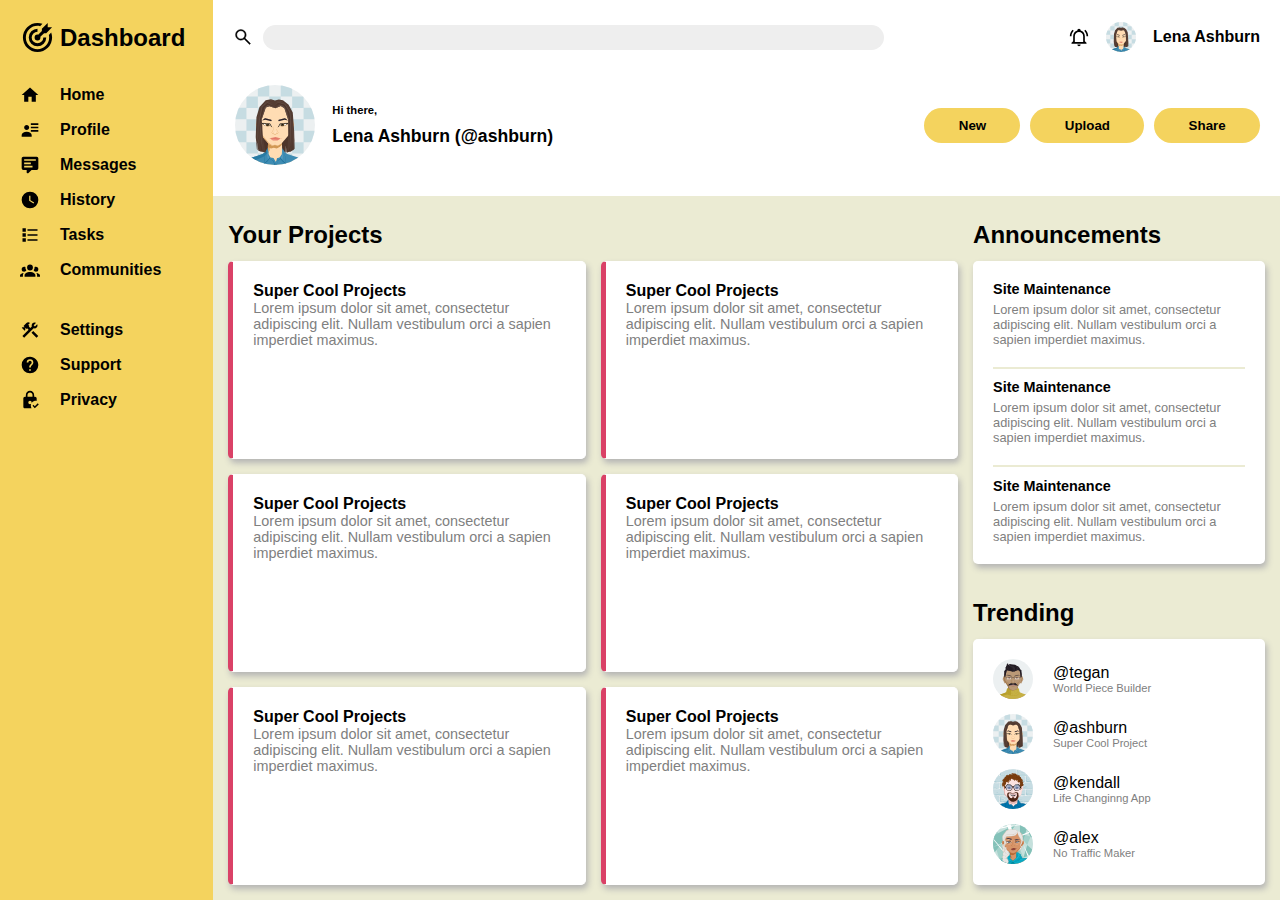
<file: index.html>
<!DOCTYPE html>
<html lang="en">
<head>
    <meta charset="UTF-8">
    <meta http-equiv="X-UA-Compatible" content="IE=edge">
    <meta name="viewport" content="width=device-width, initial-scale=1.0">
    <link rel="stylesheet" href="style.css">
    <title>Document</title>
</head>
<body>
    <div class="container">
        <div class="header">
            <div class="t_left">
                <img src="./assets/search-icon.svg" alt="Search">
                <input type="search" class="search" id="site-search">
            </div>
            <div class="t_right">
                <img src="./assets/bell-ring-outline.svg" alt="bell" class="bell-img">
                <img src="./assets/AvatarMaker.svg" alt="avatar" class="avatar">
                <p class="username">Lena Ashburn</p>
            </div>
            <div class="b_left">
                <img src="./assets/AvatarMaker.svg" alt="avatar" class="avatar">
                <div>
                    <p class="greetings">Hi there,</p>
                    <p class="username">Lena Ashburn (@ashburn)</p>
                </div>
            </div>
            <div class="b_right">
                <button>New</button>
                <button>Upload</button>
                <button>Share</button>
            </div>
        </div>
        <div class="sidebar">
            <div class="logo">
                <img src="./assets/bullseye-arrow.svg" alt="bullseye-arrow">
                <h1>Dashboard</h1>
            </div>
            <div class="menu-top">
                <ul>
                    <li>
                        <img src="./assets/home.svg" alt="home">
                        <a href="">Home</a>
                    </li>
                    <li>
                        <img src="./assets/account-details.svg" alt="profile">
                        <a href="">Profile</a>
                    </li>
                    <li>
                        <img src="./assets/comment-text.svg" alt="messages">
                        <a href="">Messages</a>
                    </li>
                    <li>
                        <img src="./assets/clock.svg" alt="history">
                        <a href="">History</a>
                    </li>
                    <li>
                        <img src="./assets/format-list-bulleted-square.svg" alt="tasks">
                        <a href="">Tasks</a>
                    </li>
                    <li>
                        <img src="./assets/account-group.svg" alt="communities">
                        <a href="">Communities</a>
                    </li>
                </ul>
            </div>
            <div class="menu-bottom">
                <ul>
                    <li>
                        <img src="./assets/hammer-wrench.svg" alt="settings">
                        <a href="">Settings</a>
                    </li>
                    <li>
                        <img src="./assets/help-circle.svg" alt="support">
                        <a href="">Support</a>
                    </li>
                    <li>
                        <img src="./assets/lock-check.svg" alt="privacy">
                        <a href="">Privacy</a>
                    </li>
            </ul>
            </div>
        </div>
        <div class="main_content">
            <div class="projects">
                <h2>Your Projects</h2>
                <div class="cards">
                    <div class="project">
                        <h3>Super Cool Projects</h3>
                        <p>Lorem ipsum dolor sit amet, consectetur adipiscing elit. Nullam vestibulum orci a sapien imperdiet maximus. </p>
                    </div>
                    <div class="project">
                        <h3>Super Cool Projects</h3>
                        <p>Lorem ipsum dolor sit amet, consectetur adipiscing elit. Nullam vestibulum orci a sapien imperdiet maximus. </p>
                    </div>
                    <div class="project">
                        <h3>Super Cool Projects</h3>
                        <p>Lorem ipsum dolor sit amet, consectetur adipiscing elit. Nullam vestibulum orci a sapien imperdiet maximus. </p>
                    </div>
                    <div class="project">
                        <h3>Super Cool Projects</h3>
                        <p>Lorem ipsum dolor sit amet, consectetur adipiscing elit. Nullam vestibulum orci a sapien imperdiet maximus. </p>
                    </div>
                    <div class="project">
                        <h3>Super Cool Projects</h3>
                        <p>Lorem ipsum dolor sit amet, consectetur adipiscing elit. Nullam vestibulum orci a sapien imperdiet maximus. </p>
                    </div>
                    <div class="project">
                        <h3>Super Cool Projects</h3>
                        <p>Lorem ipsum dolor sit amet, consectetur adipiscing elit. Nullam vestibulum orci a sapien imperdiet maximus. </p>
                    </div>
                </div>
            </div>
            <div class="announcements">
                <h2>Announcements</h2>
                <div class="cards">
                    <div class="announcement">
                        <h4>Site Maintenance</h4>
                        <p>Lorem ipsum dolor sit amet, consectetur adipiscing elit. Nullam vestibulum orci a sapien imperdiet maximus. </p>
                        <div class="line"></div>
                    </div>
                    <div class="announcement">
                        <h4>Site Maintenance</h4>
                        <p>Lorem ipsum dolor sit amet, consectetur adipiscing elit. Nullam vestibulum orci a sapien imperdiet maximus. </p>
                        <div class="line"></div>
                    </div>
                    <div class="announcement">
                        <h4>Site Maintenance</h4>
                        <p>Lorem ipsum dolor sit amet, consectetur adipiscing elit. Nullam vestibulum orci a sapien imperdiet maximus. </p>
                    </div>
                </div>
            </div>
            <div class="trending">
                <h2>Trending</h2>
                <div class="trends">
                    <div>
                        <ul>
                            <li>
                                <img src="./assets/tegan.svg" alt="tegan">
                                <div>
                                    <div clas="trend">@tegan</div>
                                    <p>World Piece Builder</p>
                                </div>

                            </li>
                            <li>
                                <img src="./assets/AvatarMaker.svg" alt="avatar">
                                <div>
                                    <div clas="trend">@ashburn</div>
                                    <p>Super Cool Project</p>
                                </div>
                            </li>
                            <li>
                                <img src="./assets/kendall.svg" alt="kendall">
                                <div>
                                    <div clas="trend">@kendall</div>
                                    <p>Life Changinng App</p>
                                </div>
                            </li>
                            <li>
                                <img src="./assets/alex.svg" alt="alex">
                                <div>
                                    <div clas="trend">@alex</div>
                                    <p>No Traffic Maker</p>
                                </div>
                            </li>
                        </ul>
                    </div>
                </div>
            </div>
        </div>
    </div>
</body>
</html>
</file>
<file: style.css>
* {
    margin: 0;
    padding: 0;
    font-family: 'PT Sans', sans-serif;
}

:root {
    --purple: #F4D35E;
    --green: #DA4167;
    --grey: #EBEBD3;
}

@import url('https://fonts.googleapis.com/css2?family=PT+Sans&display=swap');

.container {
    background-color: var(--grey);
    display: grid;
    height: 100vh;
    grid-template-columns: 1fr 5fr;
    grid-template-rows: 1fr 4fr; 
    grid-template-areas: 
        "sidebar header"
        "sidebar main_content";
}

.header {
    grid-area: header;
    display: grid;
    grid-template-columns: 2fr 1fr;
    grid-template-rows: 1fr 3fr;
    gap: 20px;
    background-color: white;
    padding: 20px;
}

.t_left {
    display: flex;
    gap: 10px;
    align-items: center;
    padding-right: 20px;
}

.t_left img {
    left: 85px;
    height: 20px;
}

input[type="search"]::-webkit-search-cancel-button {
    -webkit-appearance:none;
    position: relative;
    height: 15px;
    width: 15px;
    background-image: url("close.svg");
}

.t_left input {
    flex: 1;
    padding-left: 10px;
    padding-right: 5px;
    appearance: none;
    min-width: 200px;
    max-width: 700px;
    height: 25px;
    border-radius: 20px;
    font-size: 0.9em;
    background-color: rgb(238, 238, 238);
    border: none;
}


.t_left input:focus {
    outline: none;
    border-color: blue;
}


.t_right {
    display: flex;
    align-items: center;
    justify-content: end;
    gap: 15px;
}

.bell-img {
    height: 20px;
}

.t_right .avatar {
    height: 30px;
    border-radius: 50%;
    border: white 2px solid;
}

.t_right .username {
    font-weight: 800;
}

.b_right {
    display: flex;
    flex-wrap: wrap;
    gap: 10px;
    justify-content: center;
    align-items: center;
}

button {
    flex-grow: 1;
    min-width: 80px;
    max-height: 35px;
    font-weight: 600;
    background-color: var(--purple);
    border-radius: 30px;
    color: black;
    outline:none;
    border: none;
    padding: 10px 15px 10px 15px;
}

.b_left .avatar {
    height: 80px;
    border-radius: 50%;
    border: white 2px solid;
}

.b_left {
    display: flex;
    align-items: center;
    gap: 15px;
}

.b_left .username {
    font-weight: 800;
    font-size: 1.1em;
}

.greetings {
    margin-bottom: 10px;
    font-size: 0.7em;
    font-weight: 600;
}

.sidebar {
    background-color:var(--purple);
    color: black;
    grid-area: sidebar;
    display: grid;
    justify-content: start;
    grid-template-rows: auto auto 1fr;
    padding: 20px;
}

.sidebar h1 {
    font-size: 1.5em;
}

li:not(:last-child) {
    margin-bottom: 15px;
}

li img {
    height: 20px;
}

.menu-top, .menu-bottom {
    font-weight: 600;
}

.menu-bottom ul {
 margin-top: 40px;
}

.logo {
    display: flex;
    align-items: center;
    gap: 5px;
    padding-bottom: 30px;
}

.logo img {
    height: 35px;
}

li {
    display: flex;
    gap: 20px;
    align-items: center;
}

a {
    text-decoration: none;
    color: inherit;
}

.main_content {
    grid-area: main_content;
    padding-right: 15px;
    display: grid;
    grid-template-areas: 
        "projects announcements"
        "projects trending";
    grid-template-columns: 5fr 2fr;
    padding-top: 25px;
    padding-left: 15px;
    gap: 15px;
    background-color: var(--grey);
}

.projects {
    grid-area: projects;
    display: grid;
    grid-template-rows: 30px auto;
    gap: 10px;
    padding-bottom: 15px;
    background-color: var(--grey);
}

.projects .cards {
    display: grid;
    grid-template-columns: repeat(auto-fit, minmax(270px, 1fr));
    gap: 15px;
}

.project {
    background-color: white;
    border: 1px white solid;
    border-left: 5px var(--green) solid;
    border-radius: 5px;
    box-shadow: 2px 4px 6px #b4b4b4;
    padding: 20px;
}

.project h3 {
    font-size: 1em;
} 

.project p {
    font-size: 0.9em;
    color: grey;
}

p {
    margin-block-start: 0;
    margin-block-end: 0;
    margin: 0;
}

.announcements {
    background-color: var(--grey);
    grid-area: announcements;
    display: grid;
    gap: 10px;
    grid-template-rows: 30px auto;
}

.announcements .cards {
    display: grid;
    grid-template-columns: minmax(150px, 1fr);
    background-color: white;
    box-shadow: 2px 4px 6px #b4b4b4;
    gap: 10px;
    border: 1px var(--grey);
    border-radius: 5px;
    padding: 20px;
}

.announcement h4 {
    margin-bottom: 5px;
    font-size: 0.9em;
}

.announcement p {
    font-size: 0.8em;
    color: grey;
}

.line {
    margin-top: 20px;
    height: 2px;
    width: auto;
    background-color: var(--grey);
}

.trending {
    grid-area: trending;
    display: grid;
    gap: 10px;
    padding-top: 20px;
    padding-bottom: 15px;
    grid-template-rows: 30px auto;
    background-color: var(--grey);
}

.trends {
    display: grid;
    gap: 15px;
    grid-template-columns: minmax(150px, 1fr) auto;
    background-color: white;
    border: 1px var(--grey);
    border-radius: 5px;
    box-shadow: 2px 4px 6px #b4b4b4;
    padding: 20px;
}

.trends img {
    height: 40px;
    border-radius: 50%;
}

.trends p {
    font-size: 0.7em;
    color: grey;
}
</file>
